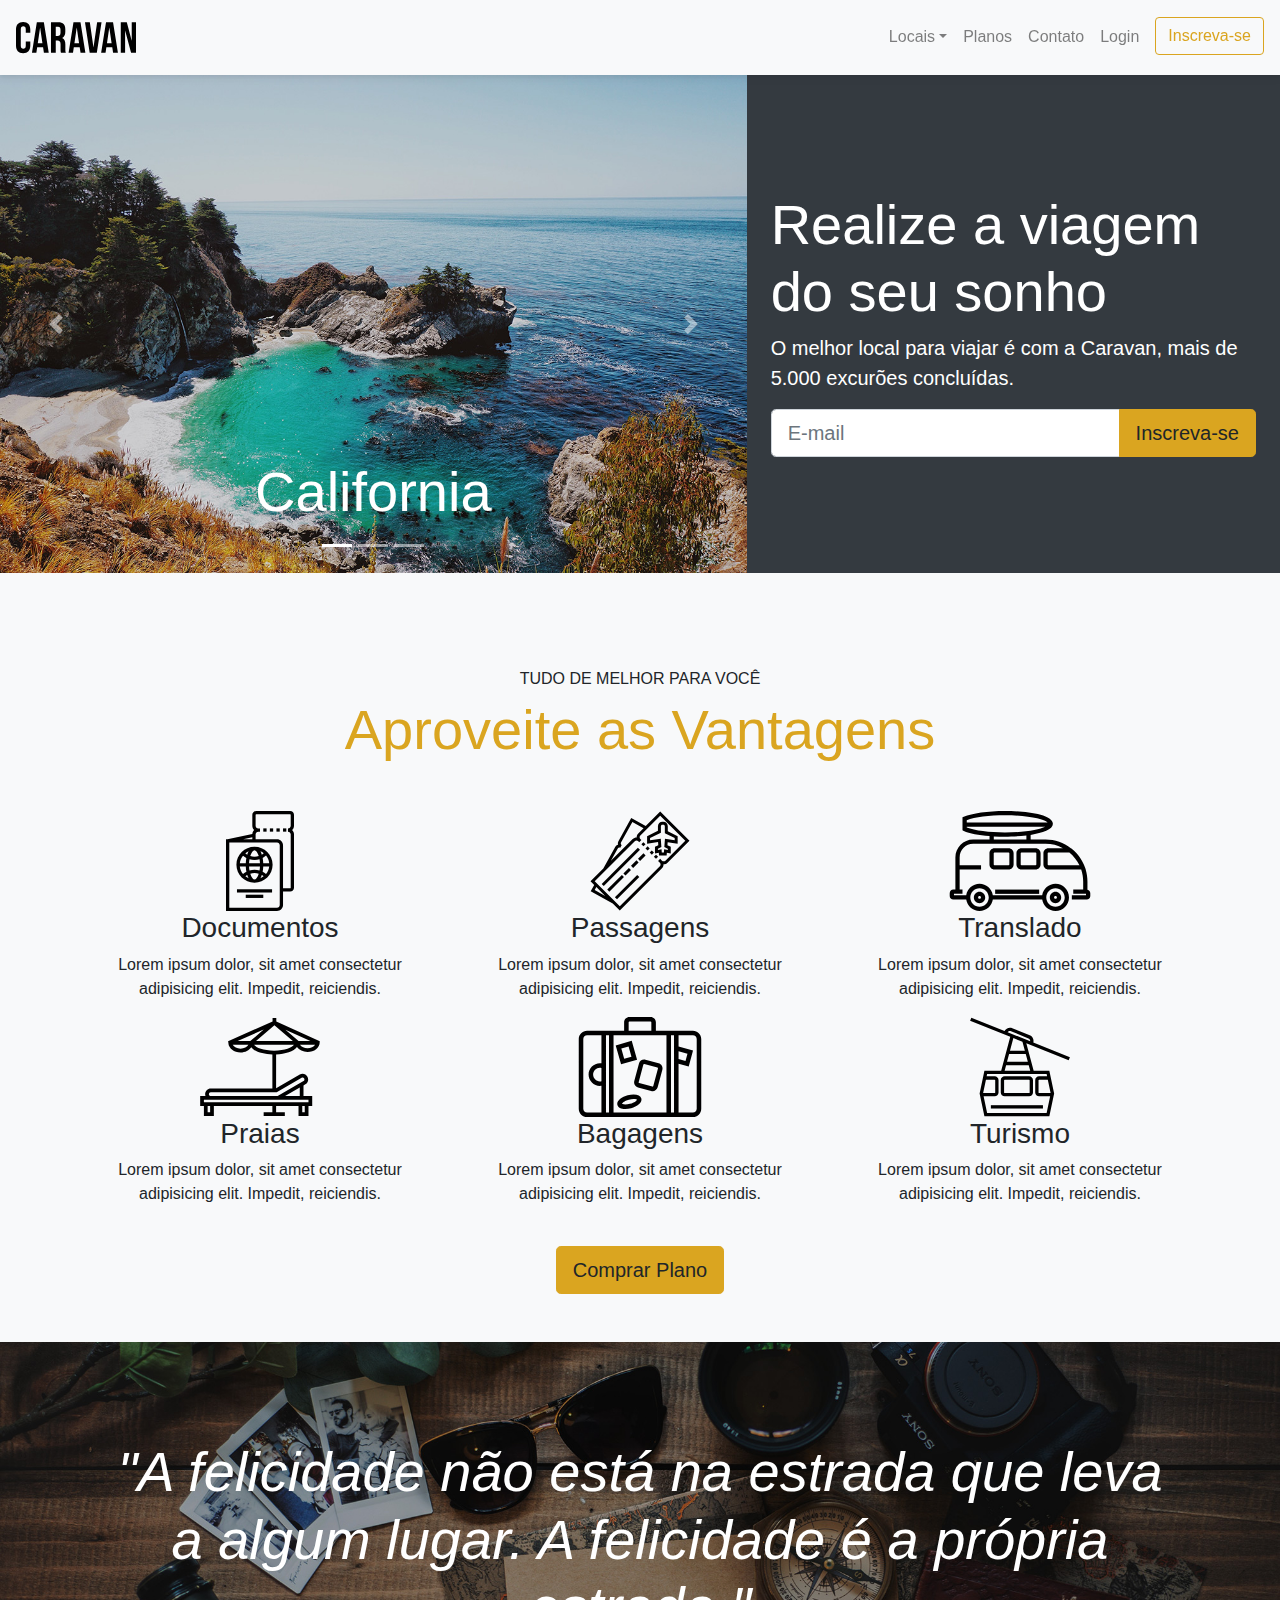
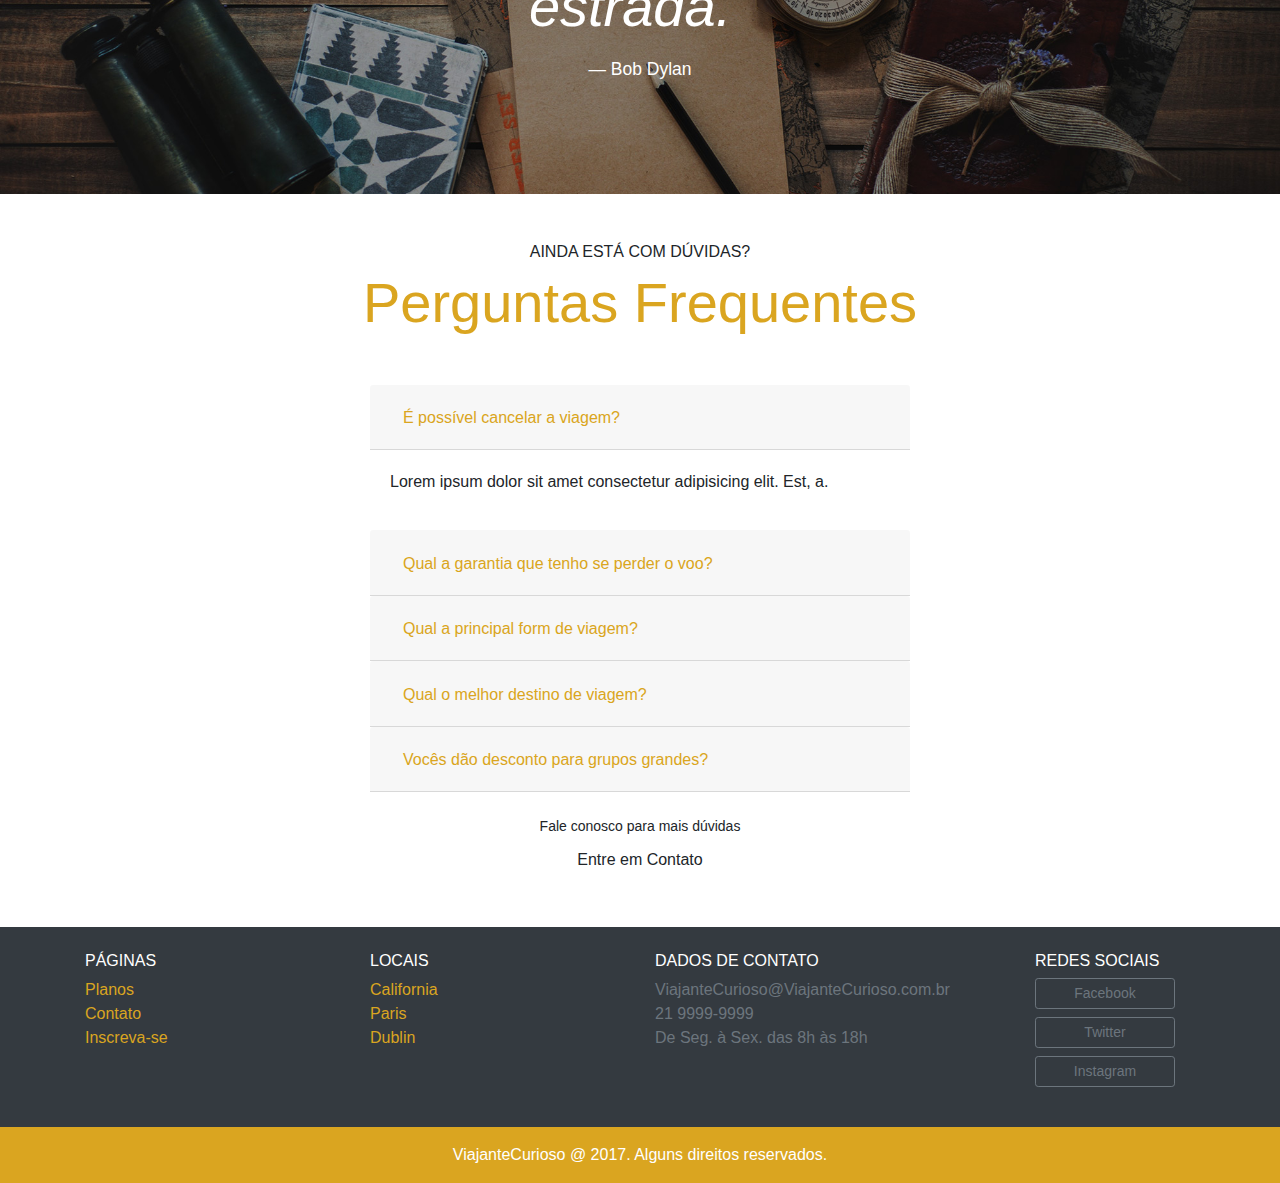
<file: index.html>
<!DOCTYPE html>
<html lang="en">

<head>
   <meta charset="UTF-8">
   <meta name="viewport" content="width=device-width, initial-scale=1.0">
   <title>ViajanteCurioso</title>
   <link rel="stylesheet" href="/css/bootstrap.css">


   <link rel="stylesheet" href="/css/style.css">

</head>

<body>
   <!-- Modal -->
   <div class="modal" id="modalLogin" tabindex="-1">
      <div class="modal-dialog">
         <div class="modal-content">
            <div class="modal-header">
               <h5 class="modal-title">Entre na sua conta</h5>
               <button type="button" class="close" data-dismiss="modal" aria-label="Close"><span aria-hidden="true">&times;</span></button>
            </div>
            <div class="modal-body">
               <form action="">
                  <div class="form-group">
                     <label for="login">Login</label>
                     <input type="text" class="form-control" name="login" id="login">
                     <small class="form-text text-muted">Nunca passe seus login e senha para terceiros.</small>
                  </div>
                  <div class="form-group">
                     <label for="senha">Senha</label>
                     <input type="password" class="form-control" name="senha" id="senha">
                  </div>
                  <div>
                     <button type="button" class="btn btn-primary">Entrar na conta</button>
                     <small class="form-text text-muted">Esqueceu a senha?<a href="#">Clique aqui</a></small>
                  </div>
               </form>
            </div>

         </div>
      </div>
   </div>
   <!-- fecha Modal -->

   <nav class="navbar fixed-top navbar-expand-md navbar-light bg-light py-3 box-shadow">
      <a href="index.html" class="navbar-brand"><img src="/img/caravan.svg" alt=""></a>
      <button class="navbar-toggler" type="button" data-toggle="collapse" data-target="#navbarSupportedContent" aria-controls="navbarSupportedContent" aria-expanded="false" aria-label="Abrir Navegação">
         <span class="navbar-toggler-icon"></span>
      </button>

      <div class="collapse navbar-collapse" id="navbarSupportedContent">
         <ul class="navbar-nav ml-auto">
            <li class="nav-itemdropdown"><a class="nav-link dropdown-toggle" id="navbarDropdown" role="button" data-toggle="dropdown" aria-haspopup="true" aria-expanded="false" href="#">Locais</a>
               <div class="dropdown-menu" aria-labelledby="navbarDropdown">
                  <a class="dropdown-item" href="local.html">California</a>
                  <a class="dropdown-item" href="local.html">Paris</a>
                  <a class="dropdown-item" href="local.html">Dublin</a>
               </div>
            </li>

            <li class="nav-item"><a class="nav-link" href="planos.html">Planos</a></li>
            <li class="nav-item"><a class="nav-link" href="contato.html">Contato</a></li>
            <li class="nav-item"><a data-toggle="modal" data-target="#modalLogin" class="nav-link" href="#">Login</a></li>
            <li class="nav-item"><a class="btn btn-outline-primary ml-md-2" href="inscricao.html">Inscreva-se</a></li>
         </ul>
      </div>
   </nav>

   <section class="container-fluid text-white">
      <div class="row bg-dark">
         <div class="col-lg-7 p-0">
            <div id="carouselCidades" class="carousel slide" data-ride="carousel">
               <ol class="carousel-indicators">
                  <li data-target="#carouselCidades" data-slide-to="0" class="active"></li>
                  <li data-target="#carouselCidades" data-slide-to="1"></li>
                  <li data-target="#carouselCidades" data-slide-to="2"></li>
               </ol>
               <div class="carousel-inner">
                  <div class="carousel-item active">
                     <img src="img/california.jpg" class="d-block w-100" alt="california">
                     <div class="carousel-caption">
                        <h5 class="display-4">California</h5>
                     </div>
                  </div>
                  <div class="carousel-item">
                     <img src="img/paris.jpg" class="d-block w-100" alt="paris">
                     <div class="carousel-caption">
                        <h5 class="display-4">Paris</h5>
                     </div>
                  </div>
                  <div class="carousel-item">
                     <img src="img/dublin.jpg" class="d-block w-100" alt="dublin">
                     <div class="carousel-caption">
                        <h5 class="display-4">Dublin</h5>
                     </div>
                  </div>
               </div>
               <button class="carousel-control-prev" type="button" data-target="#carouselCidades" data-slide="prev">
                  <span class="carousel-control-prev-icon" aria-hidden="true"></span>
                  <span class="sr-only">Anterior</span>
               </button>
               <button class="carousel-control-next" type="button" data-target="#carouselCidades" data-slide="next">
                  <span class="carousel-control-next-icon" aria-hidden="true"></span>
                  <span class="sr-only">Proximo</span>
               </button>
            </div>
         </div>
         <div class="col-lg-5 p-4 align-self-center">
            <h1 class="display-4">Realize a viagem do seu sonho</h1>
            <p class="lead">O melhor local para viajar é com a Caravan, mais de 5.000 excurões concluídas.</p>
            <form action="">
               <div class="input-group input-group-lg">
                  <input type="text" class="form-control" placeholder="E-mail" aria-label="E-mail">
                  <div class="input-group-append">
                     <button class="btn btn-primary" type="button">Inscreva-se</button>
                  </div>
               </div>
            </form>
         </div>
      </div>
   </section>

   <section class="py-5 bg-light text-center">
      <div class="container">
         <div class="my-5">
            <span class="h6 d-block">TUDO DE MELHOR PARA VOCÊ</span>
            <h2 class="display-4 text-primary">Aproveite as Vantagens</h2>
         </div>
         <div class="row">
            <div class="col-lg-4 col-md-6">
               <div style="height: 100px;" class="d-flex justify-content-center">
                  <img src="img/icones/passaporte.svg" alt="passaporte">
               </div>
               <h3>Documentos</h3>
               <p>Lorem ipsum dolor, sit amet consectetur adipisicing elit. Impedit, reiciendis.</p>
            </div>
            <div class="col-lg-4 col-md-6">
               <div style="height: 100px;" class="d-flex justify-content-center">
                  <img src="img/icones/passagens.svg" alt="passagens">
               </div>
               <h3>Passagens</h3>
               <p>Lorem ipsum dolor, sit amet consectetur adipisicing elit. Impedit, reiciendis.</p>
            </div>
            <div class="col-lg-4 col-md-6">
               <div style="height: 100px;" class="d-flex justify-content-center">
                  <img src="img/icones/translado.svg" alt="translado">
               </div>
               <h3>Translado</h3>
               <p>Lorem ipsum dolor, sit amet consectetur adipisicing elit. Impedit, reiciendis.</p>
            </div>

            <div class="col-lg-4 col-md-6">
               <div style="height: 100px;" class="d-flex justify-content-center">
                  <img src="img/icones/praias.svg" alt="praias">
               </div>
               <h3>Praias</h3>
               <p>Lorem ipsum dolor, sit amet consectetur adipisicing elit. Impedit, reiciendis.</p>
            </div>
            <div class="col-lg-4 col-md-6">
               <div style="height: 100px;" class="d-flex justify-content-center">
                  <img src="img/icones/bagagens.svg" alt="bagagens">
               </div>
               <h3>Bagagens</h3>
               <p>Lorem ipsum dolor, sit amet consectetur adipisicing elit. Impedit, reiciendis.</p>
            </div>
            <div class="col-lg-4 col-md-6">
               <div style="height: 100px;" class="d-flex justify-content-center">
                  <img src="img/icones/turismo.svg" alt="turismo">
               </div>
               <h3>Turismo</h3>
               <p>Lorem ipsum dolor, sit amet consectetur adipisicing elit. Impedit, reiciendis.</p>
            </div>
         </div>
         <a class="btn btn-primary btn-lg mt-4" href="planos.html">Comprar Plano</a>
      </div>
   </section>

   <section id="home-quote" class="p-md-5">
      <blockquote class="p-md-5 p-3 blockquote text-center text-white">
         <p class="display-4"><em> "A felicidade não está na estrada que leva a algum lugar. A felicidade é a própria estrada."</em></p>
         <footer class="blockquote-footer text-white">Bob Dylan</footer>
      </blockquote>
   </section>

   <section class="container">
      <div class="my-5 text-center">
         <span class="h6 d-block">AINDA ESTÁ COM DÚVIDAS?</span>
         <h2 class="display-4 text-primary">Perguntas Frequentes</h2>
      </div>
      <div class="row justify-content-center">
         <div class="col-md-6 accordion" id="perguntas">
            <div>
               <div class="card-header" id="headingOne">
                  <h2 class="mb-0">
                     <button class="btn btn-link btn-clock text-left" type="button" data-toggle="collapse" data-target="#collapseOne" aria-expanded="true" aria-controls="collapseOne">É possível cancelar a viagem?
                     </button>
                  </h2>
               </div>
               <div id="collapseOne" class="collapse show" aria-labelledby="headingOne" data-parent="#perguntas">
                  <div class="card-body">
                     <p>
                        Lorem ipsum dolor sit amet consectetur adipisicing elit. Est, a.
                     </p>
                  </div>
               </div>
            </div>

            <div>
               <div class="card-header" id="headingTwo">
                  <h2 class="mb-0">
                     <button class="btn btn-link btn-clock text-left" type="button" data-toggle="collapse" data-target="#collapseTwo" aria-expanded="false" aria-controls="collapseTwo">Qual a garantia que tenho se perder o voo?
                     </button>
                  </h2>
               </div>
               <div id="collapseTwo" class="collapse" aria-labelledby="headingTwo" data-parent="#perguntas">
                  <div class="card-body">
                     <p>
                        Lorem ipsum dolor sit amet consectetur, adipisicing elit. Iusto ab natus iste pariatur earum! Numquam?
                     </p>
                  </div>
               </div>
            </div>

            <div>
               <div class="card-header" id="headingThree">
                  <h2 class="mb-0">
                     <button class="btn btn-link btn-clock text-left" type="button" data-toggle="collapse" data-target="#collapseThree" aria-expanded="false" aria-controls="collapseThree">Qual a principal form de viagem?
                     </button>
                  </h2>
               </div>
               <div id="collapseThree" class="collapse" aria-labelledby="headingThree" data-parent="#perguntas">
                  <div class="card-body">
                     <p>
                        Lorem ipsum dolor sit amet consectetur adipisicing elit. Soluta recusandae impedit sequi ullam voluptatum ducimus sit aut unde, eius dolorum.
                     </p>
                  </div>
               </div>
            </div>

            <div>
               <div class="card-header" id="headingFor">
                  <h2 class="mb-0">
                     <button class="btn btn-link btn-clock text-left" type="button" data-toggle="collapse" data-target="#collapseFor" aria-expanded="false" aria-controls="collapseFor">Qual o melhor destino de viagem?
                     </button>
                  </h2>
               </div>
               <div id="collapseFor" class="collapse" aria-labelledby="headingFor" data-parent="#perguntas">
                  <div class="card-body">
                     <p>
                        Lorem ipsum dolor sit amet consectetur adipisicing elit. Soluta recusandae impedit sequi ullam voluptatum ducimus sit aut unde, eius dolorum.
                     </p>
                  </div>
               </div>
            </div>

            <div>
               <div class="card-header" id="headingFive">
                  <h2 class="mb-0">
                     <button class="btn btn-link btn-clock text-left" type="button" data-toggle="collapse" data-target="#collapseFive" aria-expanded="false" aria-controls="collapseFive">Vocês dão desconto para grupos grandes?
                     </button>
                  </h2>
               </div>
               <div id="collapseFive" class="collapse" aria-labelledby="headingFive" data-parent="#perguntas">
                  <div class="card-body">
                     <p>
                        Lorem ipsum dolor sit amet consectetur adipisicing elit. Soluta recusandae impedit sequi ullam voluptatum ducimus sit aut unde, eius dolorum.
                     </p>
                  </div>
               </div>
            </div>
         </div>
      </div>
      <div class="text-center my-4">
         <p class="small m-1">Fale conosco para mais dúvidas</p>
         <a class="btn b" t"n-primary btn-lg" href="contato.html">Entre em Contato</a>
      </div>
   </section>

   <footer class="bg-dark mt-5 text-white">
      <div class="container py-4">
         <div class="row">
            <div class="col-md-3 col-6">
               <h4 class="h6">PÁGINAS</h4>
               <ul class="list-unstyled">
                  <li><a href="planos.html">Planos</a></li>
                  <li><a href="contato.html">Contato</a></li>
                  <li><a href="inscricao.html">Inscreva-se</a></li>
               </ul>
            </div>

            <div class="col-md-3 col-6">
               <h4 class="h6">LOCAIS</h4>
               <ul class="list-unstyled">
                  <li><a href="local.html">California</a></li>
                  <li><a href="local.html">Paris</a></li>
                  <li><a href="local.html">Dublin</a></li>
               </ul>
            </div>

            <div class="col-md-4 col-6">
               <h4 class="h6">DADOS DE CONTATO</h4>
               <ul class="list-unstyled text-secondary">
                  <li>ViajanteCurioso@ViajanteCurioso.com.br</li>
                  <li>21 9999-9999</li>
                  <li>De Seg. à Sex. das 8h às 18h</li>
               </ul>
            </div>
            <div class="col-md-2 col-6">
               <h4 class="h6">REDES SOCIAIS</h4>
               <ul class="list-unstyled">
                  <li><a href="#" class="btn btn-outline-secondary btn-sm btn-block mb-2" style="max-width:140px;">Facebook</a></li>
                  <li><a href="#" class="btn btn-outline-secondary btn-sm btn-block mb-2" style="max-width:140px;">Twitter</a></li>
                  <li><a href="#" class="btn btn-outline-secondary btn-sm btn-block" style="max-width:140px;">Instagram</a></li>

               </ul>
            </div>
         </div>
      </div>
      <div class="bg-primary text-center py-3">
         <p class="mb-0">ViajanteCurioso @ 2017. Alguns direitos reservados.</p>
      </div>
   </footer>

   <script src="/js/jquery.slim.min.js"></script>
   <script src="/js/popper.min.js"></script>
   <script src="/js/bootstrap.min.js"></script>
   <script src="/js/app.js"></script>
</body>

</html>
</file>
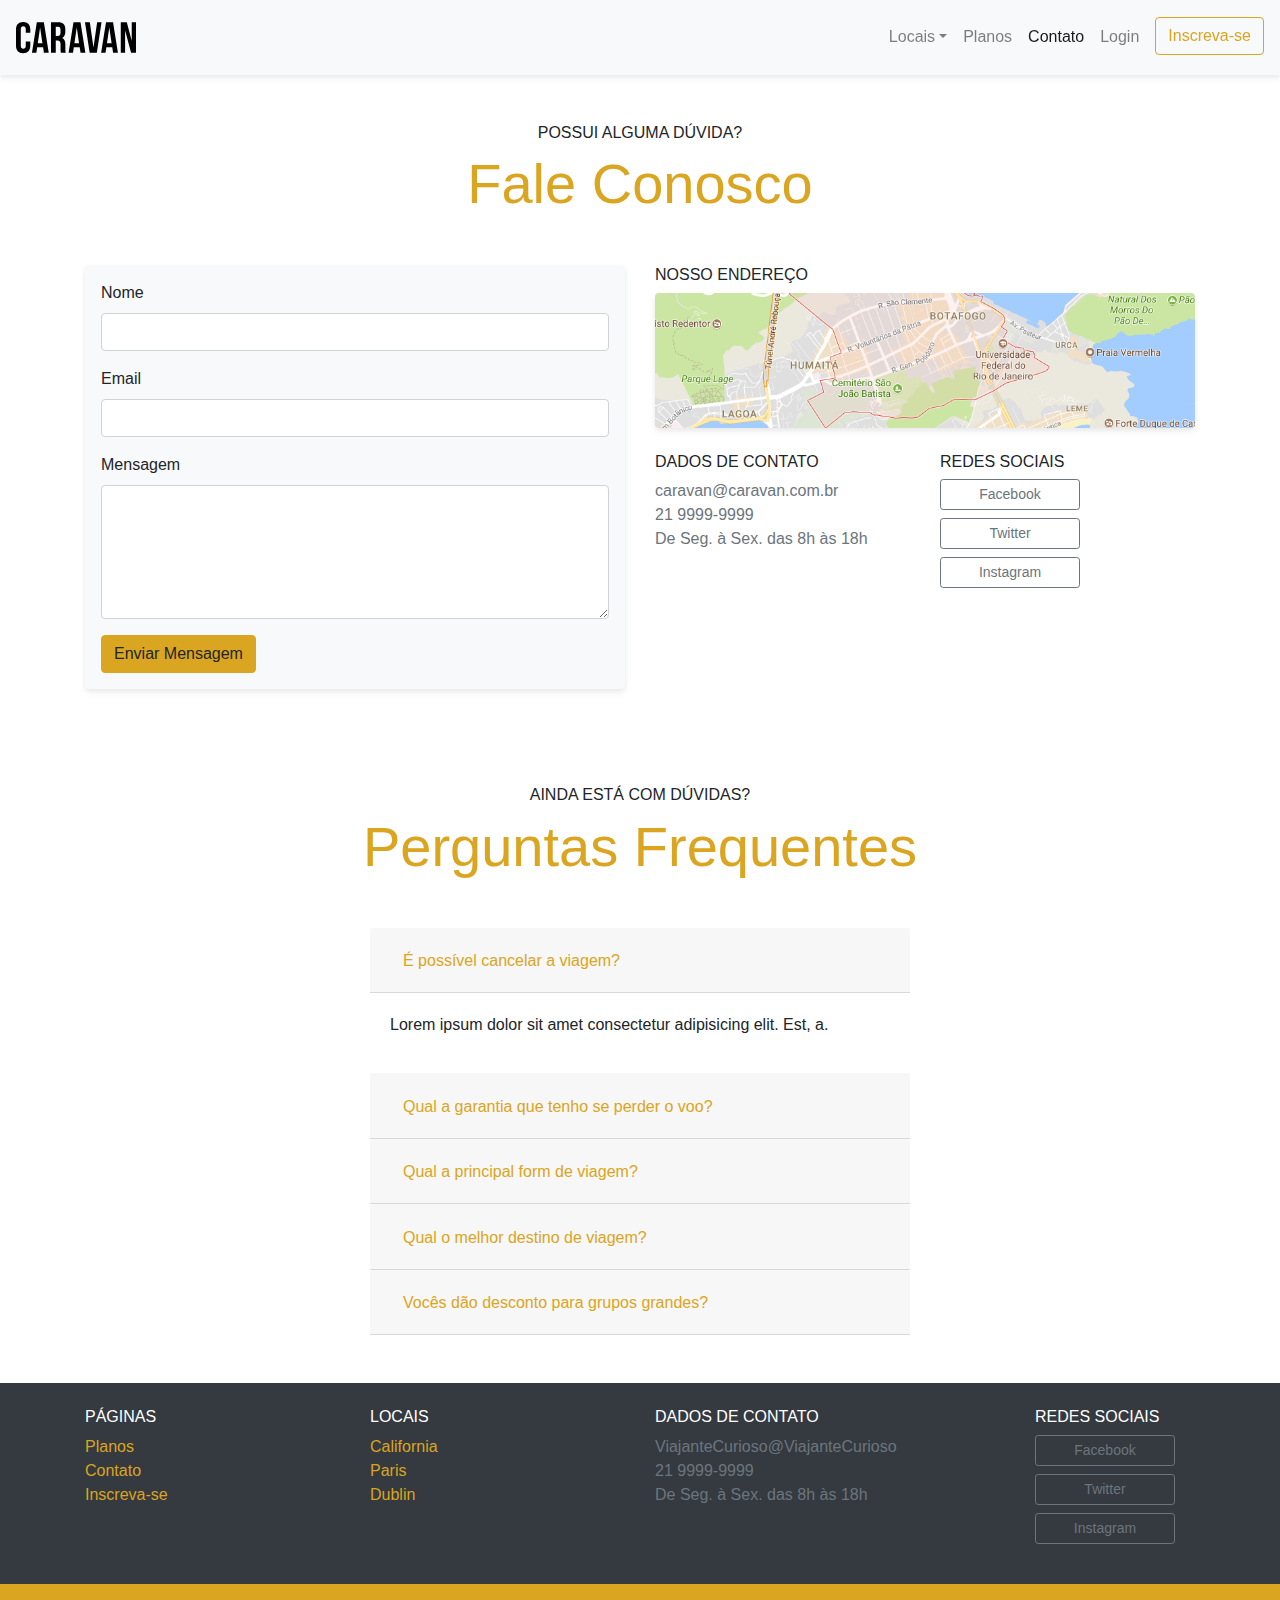
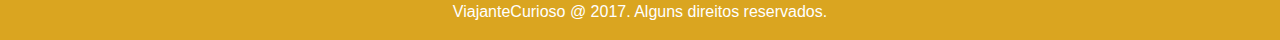
<file: contato.html>
<!DOCTYPE html>
<html lang="en">

<head>
   <meta charset="UTF-8">
   <meta name="viewport" content="width=device-width, initial-scale=1.0">
   <title>Contato</title>
   <link rel="stylesheet" href="/css/bootstrap.css">


   <link rel="stylesheet" href="/css/style.css">
</head>

<body>
   <!-- Modal -->
   <div class="modal" id="modalLogin" tabindex="-1">
      <div class="modal-dialog">
         <div class="modal-content">
            <div class="modal-header">
               <h5 class="modal-title">Entre na sua conta</h5>
               <button type="button" class="close" data-dismiss="modal" aria-label="Close"><span aria-hidden="true">&times;</span></button>
            </div>
            <div class="modal-body">
               <form action="">
                  <div class="form-group">
                     <label for="login">Login</label>
                     <input type="text" class="form-control" name="login" id="login">
                     <small class="form-text text-muted">Nunca passe seus login e senha para terceiros.</small>
                  </div>
                  <div class="form-group">
                     <label for="senha">Senha</label>
                     <input type="password" class="form-control" name="senha" id="senha">
                  </div>
                  <div>
                     <button type="button" class="btn btn-primary">Entrar na conta</button>
                     <small class="form-text text-muted">Esqueceu a senha?<a href="#">Clique aqui</a></small>
                  </div>
               </form>
            </div>

         </div>
      </div>
   </div>
   <!-- fecha Modal -->

   <nav class="navbar fixed-top navbar-expand-md navbar-light bg-light py-3 box-shadow">
      <a href="index.html" class="navbar-brand"><img src="/img/caravan.svg" alt=""></a>
      <button class="navbar-toggler" type="button" data-toggle="collapse" data-target="#navbarSupportedContent" aria-controls="navbarSupportedContent" aria-expanded="false" aria-label="Abrir Navegação">
         <span class="navbar-toggler-icon"></span>
      </button>

      <div class="collapse navbar-collapse" id="navbarSupportedContent">
         <ul class="navbar-nav ml-auto">
            <li class="nav-itemdropdown"><a class="nav-link dropdown-toggle" id="navbarDropdown" role="button" data-toggle="dropdown" aria-haspopup="true" aria-expanded="false" href="#">Locais</a>
               <div class="dropdown-menu" aria-labelledby="navbarDropdown">
                  <a class="dropdown-item" href="local.html">California</a>
                  <a class="dropdown-item" href="local.html">Paris</a>
                  <a class="dropdown-item" href="local.html">Dublin</a>
               </div>
            </li>

            <li class="nav-item"><a class="nav-link" href="planos.html">Planos</a></li>
            <li class="nav-item"><a class="nav-link active" href="contato.html">Contato</a></li>
            <li class="nav-item"><a data-toggle="modal" data-target="#modalLogin" class="nav-link" href="#">Login</a></li>
            <li class="nav-item"><a class="btn btn-outline-primary ml-md-2" href="inscricao.html">Inscreva-se</a></li>
         </ul>
      </div>
   </nav>

   <section class="container">
      <div class="my-5 text-center">
         <span class="h6 d-block">POSSUI ALGUMA DÚVIDA?</span>
         <h1 class="display-4 text-primary">Fale Conosco</h1>
      </div>
      <div class="row">
         <div class="col-md mb-5">
            <form class="bg-light rounded b-4 p-3 box-shadow">
               <div class="form-group">
                  <label for="clienteNome">Nome</label>
                  <input type="text" class="form-control" id="clienteNome">
               </div>
               <div class="form-group">
                  <label for="clienteEmail">Email</label>
                  <input type="email" class="form-control" id="clienteEmail">
               </div>
               <div class="form-group">
                  <label for="mensagem">Mensagem</label>
                  <textarea class="form-control" name="mensagem" id="mensagem" cols="30" rows="5"></textarea>
               </div>

               <button type="submit" class="btn btn-primary text-nowrap">Enviar Mensagem</button>
            </form>
         </div>

         <div class="col-md">
            <h2 class="h6">NOSSO ENDEREÇO</h2>
            <a href="https://www.google.com.br/maps/@-21.561344,-45.432832,13z?entry=ttu"><img class="img-fluid box-shadow rounded mb-4" src="/img/mapa.png" alt="mapa"></a>
            <div class="row">
               <div class="col-6">
                  <h2 class="h6">DADOS DE CONTATO</h2>
                  <ul class="list-unstyled text-secondary">
                     <li>caravan@caravan.com.br</li>
                     <li>21 9999-9999</li>
                     <li>De Seg. à Sex. das 8h às 18h</li>
                  </ul>
               </div>
               <div class="col-6">
                  <h2 class="h6">REDES SOCIAIS</h2>
                  <ul class="list-unstyled" style="max-width:140px;">
                     <li><a href="#" class="btn btn-outline-secondary btn-sm btn-block mb-2">Facebook</a></li>
                     <li><a href="#" class="btn btn-outline-secondary btn-sm btn-block mb-2">Twitter</a></li>
                     <li><a href="#" class="btn btn-outline-secondary btn-sm btn-block">Instagram</a></li>
                  </ul>
               </div>
            </div>
         </div>
      </div>
   </section>

   <section class="container">
      <div class="my-5 text-center">
         <span class="h6 d-block">AINDA ESTÁ COM DÚVIDAS?</span>
         <h2 class="display-4 text-primary">Perguntas Frequentes</h2>
      </div>
      <div class="row justify-content-center">
         <div class="col-md-6 accordion" id="perguntas">
            <div>
               <div class="card-header" id="headingOne">
                  <h2 class="mb-0">
                     <button class="btn btn-link btn-clock text-left" type="button" data-toggle="collapse" data-target="#collapseOne" aria-expanded="true" aria-controls="collapseOne">É possível cancelar a viagem?
                     </button>
                  </h2>
               </div>
               <div id="collapseOne" class="collapse show" aria-labelledby="headingOne" data-parent="#perguntas">
                  <div class="card-body">
                     <p>
                        Lorem ipsum dolor sit amet consectetur adipisicing elit. Est, a.
                     </p>
                  </div>
               </div>
            </div>

            <div>
               <div class="card-header" id="headingTwo">
                  <h2 class="mb-0">
                     <button class="btn btn-link btn-clock text-left" type="button" data-toggle="collapse" data-target="#collapseTwo" aria-expanded="false" aria-controls="collapseTwo">Qual a garantia que tenho se perder o voo?
                     </button>
                  </h2>
               </div>
               <div id="collapseTwo" class="collapse" aria-labelledby="headingTwo" data-parent="#perguntas">
                  <div class="card-body">
                     <p>
                        Lorem ipsum dolor sit amet consectetur, adipisicing elit. Iusto ab natus iste pariatur earum! Numquam?
                     </p>
                  </div>
               </div>
            </div>

            <div>
               <div class="card-header" id="headingThree">
                  <h2 class="mb-0">
                     <button class="btn btn-link btn-clock text-left" type="button" data-toggle="collapse" data-target="#collapseThree" aria-expanded="false" aria-controls="collapseThree">Qual a principal form de viagem?
                     </button>
                  </h2>
               </div>
               <div id="collapseThree" class="collapse" aria-labelledby="headingThree" data-parent="#perguntas">
                  <div class="card-body">
                     <p>
                        Lorem ipsum dolor sit amet consectetur adipisicing elit. Soluta recusandae impedit sequi ullam voluptatum ducimus sit aut unde, eius dolorum.
                     </p>
                  </div>
               </div>
            </div>

            <div>
               <div class="card-header" id="headingFor">
                  <h2 class="mb-0">
                     <button class="btn btn-link btn-clock text-left" type="button" data-toggle="collapse" data-target="#collapseFor" aria-expanded="false" aria-controls="collapseFor">Qual o melhor destino de viagem?
                     </button>
                  </h2>
               </div>
               <div id="collapseFor" class="collapse" aria-labelledby="headingFor" data-parent="#perguntas">
                  <div class="card-body">
                     <p>
                        Lorem ipsum dolor sit amet consectetur adipisicing elit. Soluta recusandae impedit sequi ullam voluptatum ducimus sit aut unde, eius dolorum.
                     </p>
                  </div>
               </div>
            </div>

            <div>
               <div class="card-header" id="headingFive">
                  <h2 class="mb-0">
                     <button class="btn btn-link btn-clock text-left" type="button" data-toggle="collapse" data-target="#collapseFive" aria-expanded="false" aria-controls="collapseFive">Vocês dão desconto para grupos grandes?
                     </button>
                  </h2>
               </div>
               <div id="collapseFive" class="collapse" aria-labelledby="headingFive" data-parent="#perguntas">
                  <div class="card-body">
                     <p>
                        Lorem ipsum dolor sit amet consectetur adipisicing elit. Soluta recusandae impedit sequi ullam voluptatum ducimus sit aut unde, eius dolorum.
                     </p>
                  </div>
               </div>
            </div>
         </div>
      </div>

   </section>

   <footer class="bg-dark mt-5 text-white">
      <div class="container py-4">
         <div class="row">
            <div class="col-md-3 col-6">
               <h4 class="h6">PÁGINAS</h4>
               <ul class="list-unstyled">
                  <li><a href="planos.html">Planos</a></li>
                  <li><a href="contato.html">Contato</a></li>
                  <li><a href="inscricao.html">Inscreva-se</a></li>
               </ul>
            </div>

            <div class="col-md-3 col-6">
               <h4 class="h6">LOCAIS</h4>
               <ul class="list-unstyled">
                  <li><a href="local.html">California</a></li>
                  <li><a href="local.html">Paris</a></li>
                  <li><a href="local.html">Dublin</a></li>
               </ul>
            </div>

            <div class="col-md-4 col-6">
               <h4 class="h6">DADOS DE CONTATO</h4>
               <ul class="list-unstyled text-secondary">
                  <li>ViajanteCurioso@ViajanteCurioso</li>
                  <li>21 9999-9999</li>
                  <li>De Seg. à Sex. das 8h às 18h</li>
               </ul>
            </div>
            <div class="col-md-2 col-6">
               <h4 class="h6">REDES SOCIAIS</h4>
               <ul class="list-unstyled">
                  <li><a href="#" class="btn btn-outline-secondary btn-sm btn-block mb-2" style="max-width:140px;">Facebook</a></li>
                  <li><a href="#" class="btn btn-outline-secondary btn-sm btn-block mb-2" style="max-width:140px;">Twitter</a></li>
                  <li><a href="#" class="btn btn-outline-secondary btn-sm btn-block" style="max-width:140px;">Instagram</a></li>
               </ul>
            </div>
         </div>
      </div>
      <div class="bg-primary text-center py-3">
         <p class="mb-0">ViajanteCurioso @ 2017. Alguns direitos reservados.</p>
      </div>
   </footer>

   <script src="/js/jquery.slim.min.js"></script>
   <script src="/js/popper.min.js"></script>
   <script src="/js/bootstrap.min.js"></script>
   <script src="/js/app.js"></script>
</body>

</html>
</file>
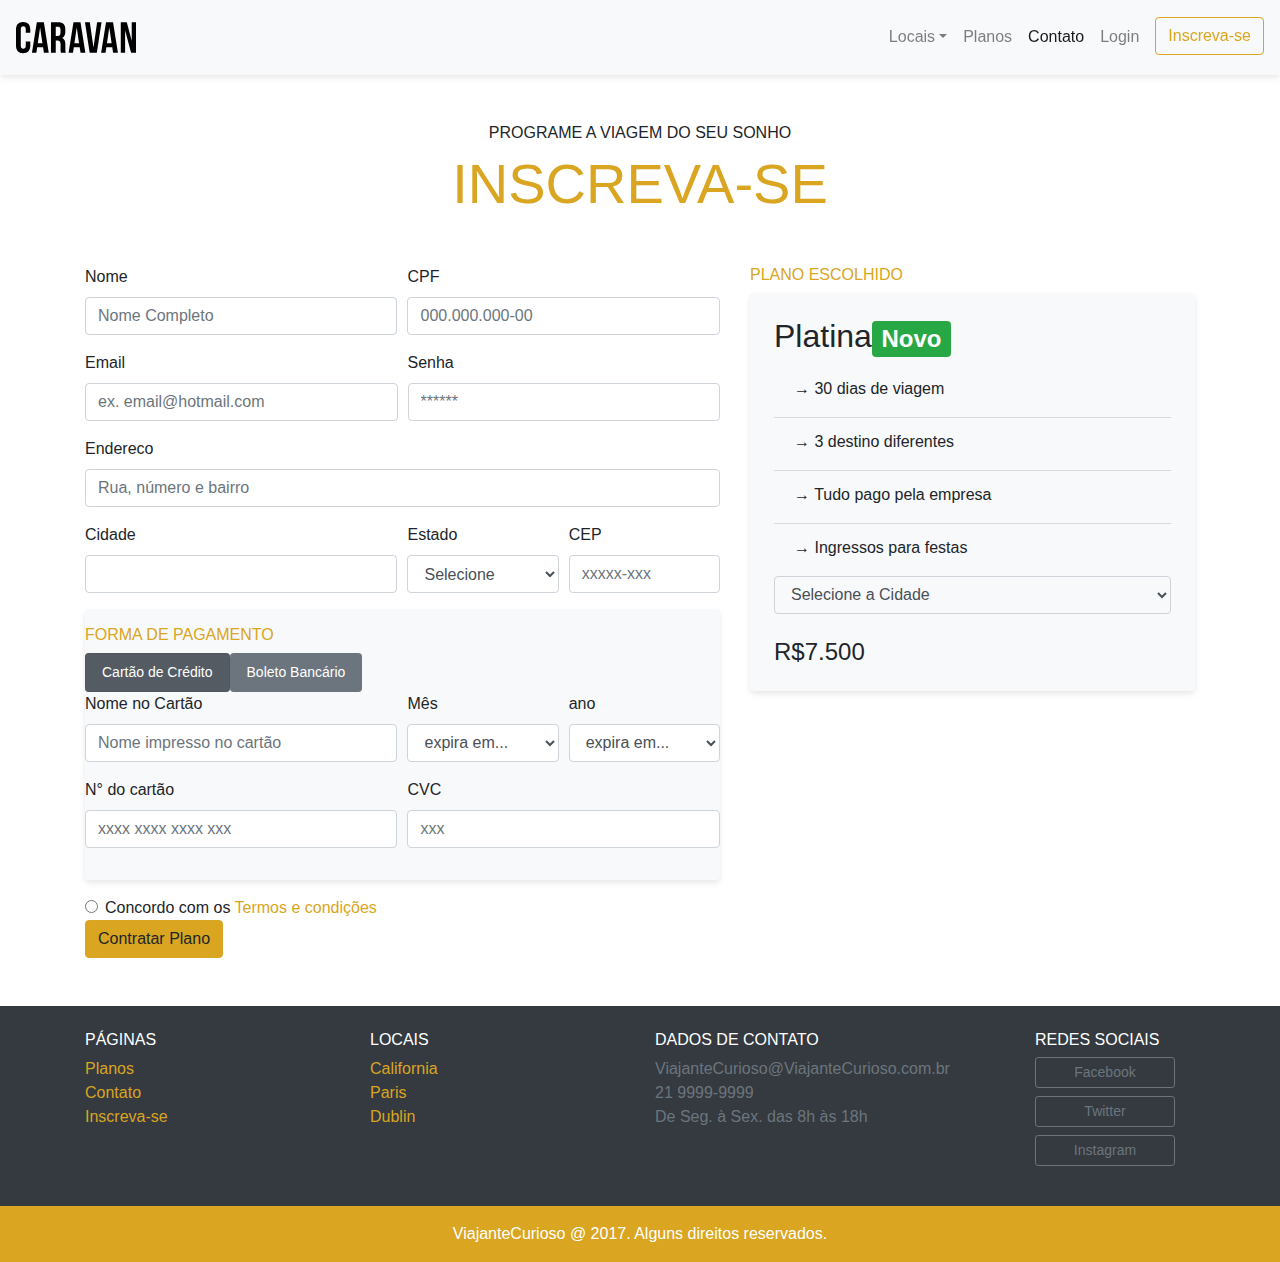
<file: inscricao.html>
<!DOCTYPE html>
<html lang="en">

<head>
   <meta charset="UTF-8">
   <meta name="viewport" content="width=device-width, initial-scale=1.0">
   <title>ViajanteCurioso - Inscricao</title>
   <link rel="stylesheet" href="/css/bootstrap.css">


   <link rel="stylesheet" href="/css/style.css">
</head>

<body>
   <!-- Modal -->
   <div class="modal" id="modalLogin" tabindex="-1">
      <div class="modal-dialog">
         <div class="modal-content">
            <div class="modal-header">
               <h5 class="modal-title">Entre na sua conta</h5>
               <button type="button" class="close" data-dismiss="modal" aria-label="Close"><span aria-hidden="true">&times;</span></button>
            </div>
            <div class="modal-body">
               <form action="">
                  <div class="form-group">
                     <label for="login">Login</label>
                     <input type="text" class="form-control" name="login" id="login">
                     <small class="form-text text-muted">Nunca passe seus login e senha para terceiros.</small>
                  </div>
                  <div class="form-group">
                     <label for="senha">Senha</label>
                     <input type="password" class="form-control" name="senha" id="senha">
                  </div>
                  <div>
                     <button type="button" class="btn btn-primary">Entrar na conta</button>
                     <small class="form-text text-muted">Esqueceu a senha?<a href="#">Clique aqui</a></small>
                  </div>
               </form>
            </div>

         </div>
      </div>
   </div>
   <!-- fecha Modal -->

   <nav class="navbar fixed-top navbar-expand-md navbar-light bg-light py-3 box-shadow">
      <a href="index.html" class="navbar-brand"><img src="/img/caravan.svg" alt=""></a>
      <button class="navbar-toggler" type="button" data-toggle="collapse" data-target="#navbarSupportedContent" aria-controls="navbarSupportedContent" aria-expanded="false" aria-label="Abrir Navegação">
         <span class="navbar-toggler-icon"></span>
      </button>

      <div class="collapse navbar-collapse" id="navbarSupportedContent">
         <ul class="navbar-nav ml-auto">
            <li class="nav-itemdropdown"><a class="nav-link dropdown-toggle" id="navbarDropdown" role="button" data-toggle="dropdown" aria-haspopup="true" aria-expanded="false" href="#">Locais</a>
               <div class="dropdown-menu" aria-labelledby="navbarDropdown">
                  <a class="dropdown-item" href="local.html">California</a>
                  <a class="dropdown-item" href="local.html">Paris</a>
                  <a class="dropdown-item" href="local.html">Dublin</a>
               </div>
            </li>

            <li class="nav-item"><a class="nav-link" href="planos.html">Planos</a></li>
            <li class="nav-item"><a class="nav-link active" href="contato.html">Contato</a></li>
            <li class="nav-item"><a data-toggle="modal" data-target="#modalLogin" class="nav-link" href="#">Login</a></li>
            <li class="nav-item"><a class="btn btn-outline-primary ml-md-2" href="inscricao.html">Inscreva-se</a></li>
         </ul>
      </div>
   </nav>


   <section class="container">
      <div class="my-5 text-center">
         <span class="h6 d-block">PROGRAME A VIAGEM DO SEU SONHO</span>
         <h1 class="display-4 text-primary">INSCREVA-SE</h1>
      </div>
      <div class="row">
         <form action="" class="col-md-7">
            <div class="form-row">
               <div class="form-group col-md-6">
                  <label for="nome">Nome</label>
                  <input type="text" id="nome" class="form-control" placeholder="Nome Completo">
               </div>
               <div class="form-group col-md-6">
                  <label for="cpf">CPF</label>
                  <input type="text" id="cpf" class="form-control" placeholder="000.000.000-00">
               </div>
               <div class="form-group col-md">
                  <label for="email">Email</label>
                  <input type="email" id="email" class="form-control" placeholder="ex. email@hotmail.com">
               </div>
               <div class="form-group col-md">
                  <label for="senhaCadastro">Senha</label>
                  <input type="password" id="senhaCadastro" class="form-control" placeholder="******">
               </div>

               <div class="form-group col-12">
                  <label for="endereco">Endereco</label>
                  <input type="text" id="endereco" class="form-control" placeholder="Rua, número e bairro">
               </div>

               <div class="form-group col-6">
                  <label for="Cidade">Cidade</label>
                  <input type="text" id="Cidade" class="form-control">
               </div>
               <div class="form-group col-3">
                  <label for="estado">Estado</label>
                  <select type="text" id="estado" class="form-control">
                     <option value="Selecionar" selected disabled>Selecione</option>
                     <option value="mg">MG</option>
                     <option value="sp">SP</option>
                     <option value="rj">RJ</option>
                  </select>
               </div>
               <div class="form-group col-3">
                  <label for="cep">CEP</label>
                  <input type="text" id="cep" placeholder="xxxxx-xxx" class="form-control">
               </div>
            </div>

            <div class="bg-light rounded box-shadow py-3 form-group">
               <h2 class="h6 text-primary">FORMA DE PAGAMENTO</h2>
               <nav class="btn-group" role="group">
                  <div class="nav " id="nav-tab" role="tablist">
                     <button type="button" class="btn btn-secondary btn-sm nav-link active" id="nav-cartao-tab" data-toggle="tab" data-target="#nav-cartao" role="tab" aria-controls="nav-cartao" aria-selected="true">Cartão de Crédito</button>
                     <button type="button" class="btn btn-secondary btn-sm nav-link" id="nav-boleto-tab" data-toggle="tab" data-target="#nav-boleto" role="tab" aria-controls="nav-boleto" aria-selected="false">Boleto Bancário</button>
                  </div>
               </nav>
               <div class="tab-content" id="fromaPagamentoConteudo">
                  <div class="tab-pane fade show active" id="nav-cartao" role="tabpanel" aria-labelledby="nav-cartao-tab">
                     <div class="form-row">
                        <div class="form-group col-md-6">
                           <label for="nomeCartao" class=" text-nowrap">Nome no Cartão</label>
                           <input type="text" id="nomeCartao" class="form-control" placeholder="Nome impresso no cartão">
                        </div>
                        <div class="form-group col-md-3 col-6">
                           <label for="mes">Mês</label>
                           <select type="text" id="mes" class="form-control">
                              <option value="expira" selected disabled>expira em...</option>
                              <option value="1">1</option>
                              <option value="2">2</option>
                              <option value="3">3</option>
                              <option value="4">4</option>
                              <option value="5">5</option>
                              <option value="6">6</option>
                              <option value="7">7</option>
                              <option value="8">8</option>
                              <option value="9">9</option>
                              <option value="10">10</option>
                              <option value="11">11</option>
                              <option value="12">12</option>
                           </select>
                        </div>
                        <div class="form-group col-md-3 col-6">
                           <label for="ano">ano</label>
                           <select type="text" id="ano" class="form-control">
                              <option value="expira" selected disabled>expira em...</option>
                              <option value="2024">2024</option>
                              <option value="2025">2025</option>
                              <option value="2026">2026</option>
                              <option value="2027">2027</option>
                              <option value="2028">2028</option>
                              <option value="2029">2029</option>
                              <option value="2030">2030</option>
                           </select>
                        </div>
                        <div class="form-group col-md-6 col-8">
                           <label for="numeroCartao" class="text-nowrap">N° do cartão</label>
                           <input type="number" id="numeroCartao" class="form-control" placeholder="xxxx xxxx xxxx xxx">
                        </div>
                        <div class="form-group col-md-6 col-4">
                           <label for="cvc" class="text-nowrap">CVC</label>
                           <input type="number" id="cvc" class="form-control" placeholder="xxx">
                        </div>
                     </div>
                  </div>
                  <div class=" tab-pane fade p-3" id="nav-boleto" role="tabpanel" aria-labelledby="nav-boleto-tab">
                     <p class="lead">Clique em contratar plano que enviaremos um boleto para o seu e-mail</p>
                  </div>
               </div>
            </div>
            <div class="form-check">
               <input class="form-check-input" type="radio" name="exampleRadios" id="termos">
               <label class="form-check-label" for="termos">
                  Concordo com os <a href="#">Termos e condições</a>
               </label>
            </div>
            <button type="submit" class="btn btn-primary text-nowrap">Contratar Plano</button>
         </form>
         <div class="col-md-5 mb-4 order-first order-md-1 mx-auto">
            <h2 class="h6 text-primary">PLANO ESCOLHIDO</h2>
            <div class="bg-light p-4 box-shadow rounded">
               <h2 class="text-nowrap">Platina<span class="badge badge-success">Novo</span></h2>
               </h2>
               <ul class="list-unstyled list-group list-group-flush">
                  <li class="list-group-item pb-3 bg-light">→ 30 dias de viagem</li>
                  <li class="list-group-item pb-3 bg-light">→ 3 destino diferentes</li>
                  <li class="list-group-item pb-3 bg-light">→ Tudo pago pela empresa</li>
                  <li class="list-group-item pb-3 bg-light">→ Ingressos para festas</li>
               </ul>
               <form action="">
                  <div class="form-group">
                     <select class="form-control bg-light" id="cidades">
                        <option value="selecione" selected disabled>Selecione a Cidade</option>
                        <option value="paris">Paris</option>
                        <option value="california">California</option>
                        <option value="dublin">Dublin</option>
                     </select>
                  </div>
                  <div class="row mt-4">

                     <div class="col">
                        <span class="h4">R$7.500</span>
                     </div>
                  </div>
               </form>
            </div>
         </div>
      </div>
   </section>


   <footer class="bg-dark mt-5 text-white">
      <div class="container py-4">
         <div class="row">
            <div class="col-md-3 col-6">
               <h4 class="h6">PÁGINAS</h4>
               <ul class="list-unstyled">
                  <li><a href="planos.html">Planos</a></li>
                  <li><a href="contato.html">Contato</a></li>
                  <li><a href="inscricao.html">Inscreva-se</a></li>
               </ul>
            </div>

            <div class="col-md-3 col-6">
               <h4 class="h6">LOCAIS</h4>
               <ul class="list-unstyled">
                  <li><a href="local.html">California</a></li>
                  <li><a href="local.html">Paris</a></li>
                  <li><a href="local.html">Dublin</a></li>
               </ul>
            </div>

            <div class="col-md-4 col-6">
               <h4 class="h6">DADOS DE CONTATO</h4>
               <ul class="list-unstyled text-secondary">
                  <li>ViajanteCurioso@ViajanteCurioso.com.br</li>
                  <li>21 9999-9999</li>
                  <li>De Seg. à Sex. das 8h às 18h</li>
               </ul>
            </div>
            <div class="col-md-2 col-6">
               <h4 class="h6">REDES SOCIAIS</h4>
               <ul class="list-unstyled">
                  <li><a href="#" class="btn btn-outline-secondary btn-sm btn-block mb-2" style="max-width:140px;">Facebook</a></li>
                  <li><a href="#" class="btn btn-outline-secondary btn-sm btn-block mb-2" style="max-width:140px;">Twitter</a></li>
                  <li><a href="#" class="btn btn-outline-secondary btn-sm btn-block" style="max-width:140px;">Instagram</a></li>
               </ul>
            </div>
         </div>
      </div>
      <div class="bg-primary text-center py-3">
         <p class="mb-0">ViajanteCurioso @ 2017. Alguns direitos reservados.</p>
      </div>
   </footer>

   <script src="/js/jquery.slim.min.js"></script>
   <script src="/js/popper.min.js"></script>
   <script src="/js/bootstrap.min.js"></script>
   <script src="/js/app.js"></script>
</body>

</html>
</file>
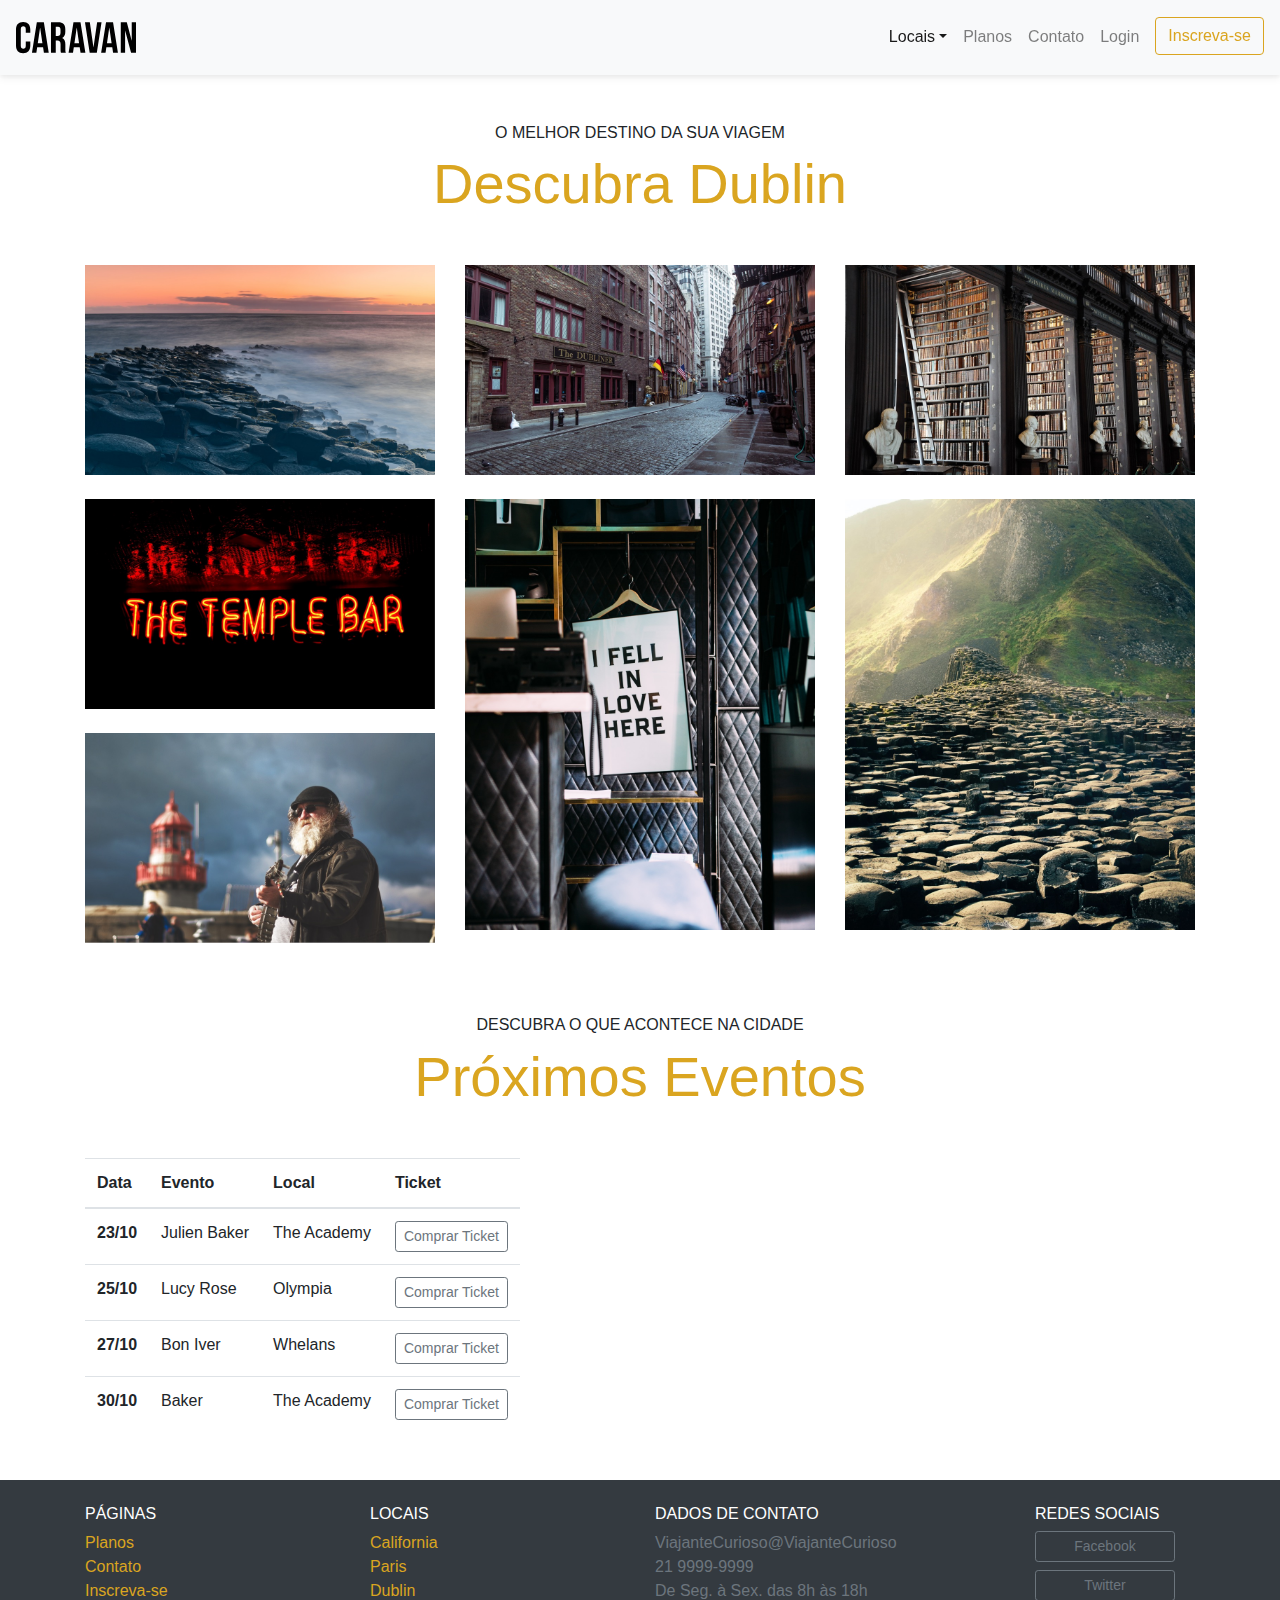
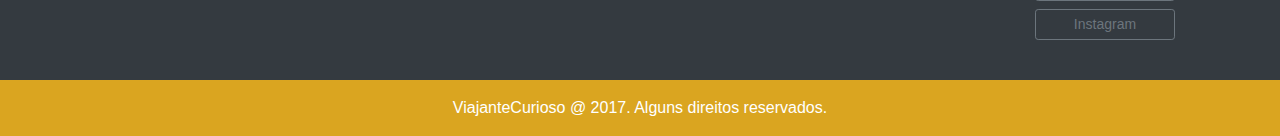
<file: local.html>
<!DOCTYPE html>
<html lang="en">

<head>
   <meta charset="UTF-8">
   <meta name="viewport" content="width=device-width, initial-scale=1.0">
   <title>ViajanteCurioso - Local</title>
   <link rel="stylesheet" href="/css/bootstrap.css">


   <link rel="stylesheet" href="/css/style.css">
</head>

<body>
   <!-- Modal -->
   <div class="modal" id="modalLogin" tabindex="-1">
      <div class="modal-dialog">
         <div class="modal-content">
            <div class="modal-header">
               <h5 class="modal-title">Entre na sua conta</h5>
               <button type="button" class="close" data-dismiss="modal" aria-label="Close"><span aria-hidden="true">&times;</span></button>
            </div>
            <div class="modal-body">
               <form action="">
                  <div class="form-group">
                     <label for="login">Login</label>
                     <input type="text" class="form-control" name="login" id="login">
                     <small class="form-text text-muted">Nunca passe seus login e senha para terceiros.</small>
                  </div>
                  <div class="form-group">
                     <label for="senha">Senha</label>
                     <input type="password" class="form-control" name="senha" id="senha">
                  </div>
                  <div>
                     <button type="button" class="btn btn-primary">Entrar na conta</button>
                     <small class="form-text text-muted">Esqueceu a senha?<a href="#">Clique aqui</a></small>
                  </div>
               </form>
            </div>

         </div>
      </div>
   </div>
   <!-- fecha Modal -->

   <nav class="navbar fixed-top navbar-expand-md navbar-light bg-light py-3 box-shadow">
      <a href="index.html" class="navbar-brand"><img src="/img/caravan.svg" alt=""></a>
      <button class="navbar-toggler" type="button" data-toggle="collapse" data-target="#navbarSupportedContent" aria-controls="navbarSupportedContent" aria-expanded="false" aria-label="Abrir Navegação">
         <span class="navbar-toggler-icon"></span>
      </button>

      <div class="collapse navbar-collapse" id="navbarSupportedContent">
         <ul class="navbar-nav ml-auto">
            <li class="nav-itemdropdown"><a class="nav-link active dropdown-toggle" id="navbarDropdown" role="button" data-toggle="dropdown" aria-haspopup="true" aria-expanded="false" href="#">Locais</a>
               <div class="dropdown-menu" aria-labelledby="navbarDropdown">
                  <a class="dropdown-item" href="local.html">California</a>
                  <a class="dropdown-item" href="local.html">Paris</a>
                  <a class="dropdown-item" href="local.html">Dublin</a>
               </div>
            </li>

            <li class="nav-item"><a class="nav-link" href="planos.html">Planos</a></li>
            <li class="nav-item"><a class="nav-link" href="contato.html">Contato</a></li>
            <li class="nav-item"><a data-toggle="modal" data-target="#modalLogin" class="nav-link" href="#">Login</a></li>
            <li class="nav-item"><a class="btn btn-outline-primary ml-md-2" href="inscricao.html">Inscreva-se</a></li>
         </ul>
      </div>
   </nav>

   <section class="container mb-4">
      <div class="text-center my-5">
         <span class="h6 d-block">O MELHOR DESTINO DA SUA VIAGEM</span>
         <h1 class="display-4 text-primary">Descubra Dublin</h1>
      </div>
      <div class="row">
         <div class="col-md">
            <img class="img-fluid mb-4" src="img/local/foto-1.jpg" alt="foto-1">
            <img class="img-fluid mb-4" src="img/local/foto-2.jpg" alt="foto-2">
            <img class="img-fluid mb-4" src="img/local/foto-3.jpg" alt="foto-3">
         </div>
         <div class="col-md">
            <img class="img-fluid mb-4" src="img/local/foto-4.jpg" alt="foto-4">
            <img class="img-fluid mb-4" src="img/local/foto-5.jpg" alt="foto-5">
         </div>
         <div class="col-md">
            <img class="img-fluid mb-4" src="img/local/foto-6.jpg" alt="foto-6">
            <img class="img-fluid mb-4" src="img/local/foto-7.jpg" alt="foto-7">

         </div>
      </div>
   </section>

   <section class="container mb-4">
      <div class="text-center my-5">
         <span class="h6 d-block">DESCUBRA O QUE ACONTECE NA CIDADE</span>
         <h1 class="display-4 text-primary">Próximos Eventos</h1>
      </div>

      <table class="table table-hover table-responsive">
         <thead>
            <tr>
               <th scope="col">Data</th>
               <th scope="col">Evento</th>
               <th scope="col">Local</th>
               <th scope="col">Ticket</th>
            </tr>
         </thead>
         <tbody>
            <tr>
               <th scope="row">23/10</th>
               <td>Julien Baker</td>
               <td>The Academy</td>
               <td><a href="#" class="btn btn-outline-secondary btn-sm">Comprar Ticket</a></td>
            </tr>
            <tr>
               <th scope="row">25/10</th>
               <td>Lucy Rose</td>
               <td>Olympia</td>
               <td><a href="#" class="btn btn-outline-secondary btn-sm">Comprar Ticket</a></td>
            </tr>
            <tr>
               <th scope="row">27/10</th>
               <td>Bon Iver</td>
               <td>Whelans</td>
               <td><a href="#" class="btn btn-outline-secondary btn-sm">Comprar Ticket</a></td>
            </tr>
            <tr>
               <th scope="row">30/10</th>
               <td>Baker</td>
               <td>The Academy</td>
               <td><a href="#" class="btn btn-outline-secondary btn-sm">Comprar Ticket</a></td>
            </tr>
         </tbody>
      </table>
   </section>

   <footer class="bg-dark text-white mt-5">
      <div class="container py-4">
         <div class="row">
            <div class="col-md-3 col-6">
               <h4 class="h6">PÁGINAS</h4>
               <ul class="list-unstyled">
                  <li><a href="planos.html">Planos</a></li>
                  <li><a href="contato.html">Contato</a></li>
                  <li><a href="inscricao.html">Inscreva-se</a></li>
               </ul>
            </div>

            <div class="col-md-3 col-6">
               <h4 class="h6">LOCAIS</h4>
               <ul class="list-unstyled">
                  <li><a href="local.html">California</a></li>
                  <li><a href="local.html">Paris</a></li>
                  <li><a href="local.html">Dublin</a></li>
               </ul>
            </div>

            <div class="col-md-4 col-6">
               <h4 class="h6">DADOS DE CONTATO</h4>
               <ul class="list-unstyled text-secondary">
                  <li>ViajanteCurioso@ViajanteCurioso</li>
                  <li>21 9999-9999</li>
                  <li>De Seg. à Sex. das 8h às 18h</li>
               </ul>
            </div>
            <div class="col-md-2 col-6">
               <h4 class="h6">REDES SOCIAIS</h4>
               <ul class="list-unstyled">
                  <li><a href="#" class="btn btn-outline-secondary btn-sm btn-block mb-2" style="max-width:140px;">Facebook</a></li>
                  <li><a href="#" class="btn btn-outline-secondary btn-sm btn-block mb-2" style="max-width:140px;">Twitter</a></li>
                  <li><a href="#" class="btn btn-outline-secondary btn-sm btn-block" style="max-width:140px;">Instagram</a></li>

               </ul>
            </div>
         </div>
      </div>
      <div class="bg-primary text-center py-3">
         <p class="mb-0">ViajanteCurioso @ 2017. Alguns direitos reservados.</p>
      </div>
   </footer>
   <script src="/js/jquery.slim.min.js"></script>
   <script src="/js/popper.min.js"></script>
   <script src="/js/bootstrap.min.js"></script>
   <script src="/js/app.js"></script>
</body>

</html>
</file>
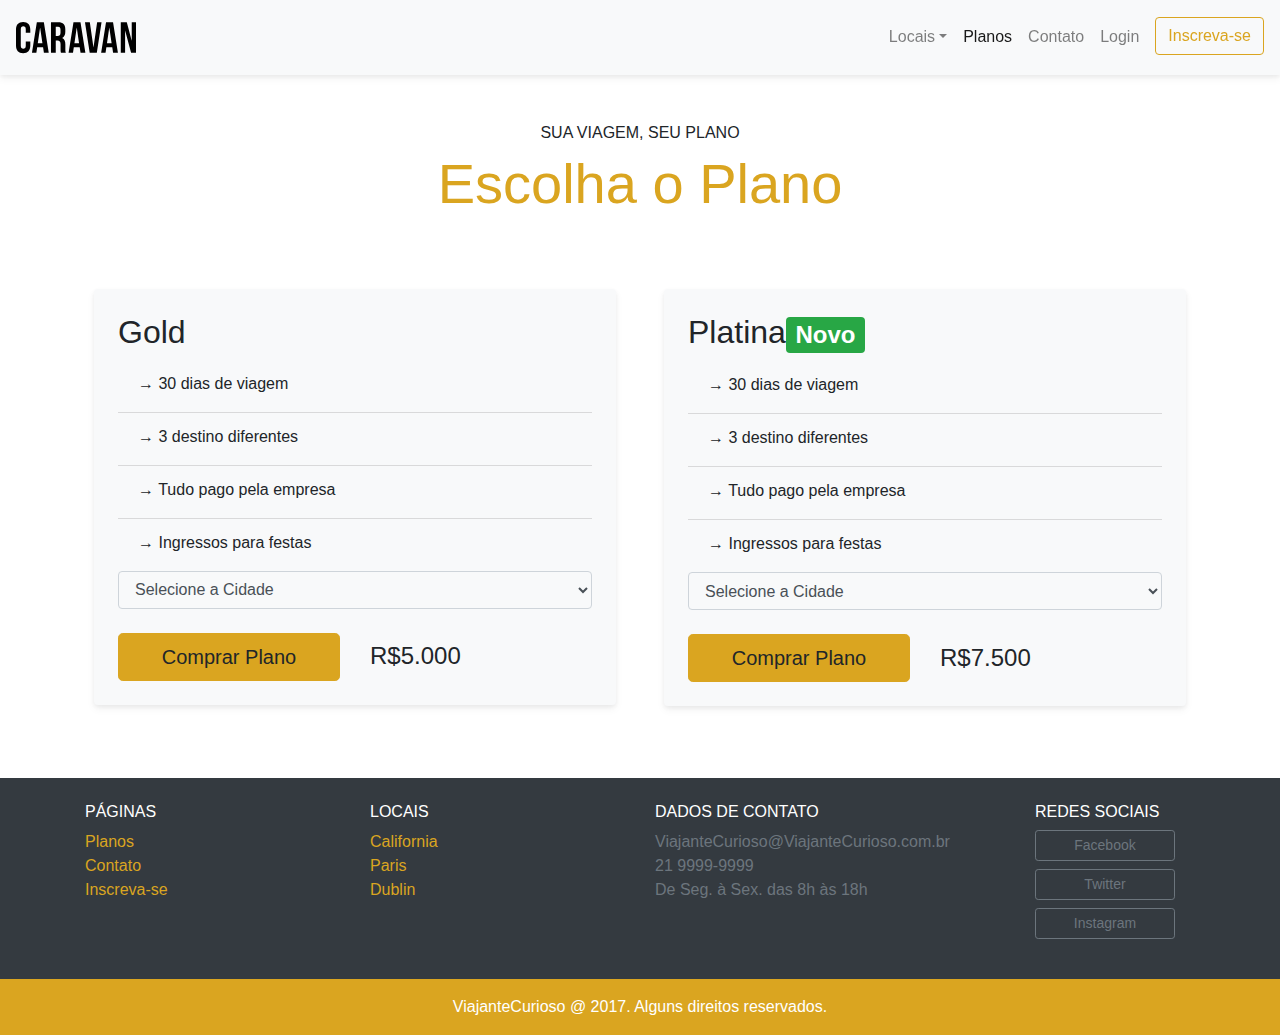
<file: planos.html>
<!DOCTYPE html>
<html lang="en">

<head>
   <meta charset="UTF-8">
   <meta name="viewport" content="width=device-width, initial-scale=1.0">
   <title>ViajanteCurioso - Local</title>
   <link rel="stylesheet" href="/css/bootstrap.css">


   <link rel="stylesheet" href="/css/style.css">
</head>

<body>
   <!-- Modal -->
   <div class="modal" id="modalLogin" tabindex="-1">
      <div class="modal-dialog">
         <div class="modal-content">
            <div class="modal-header">
               <h5 class="modal-title">Entre na sua conta</h5>
               <button type="button" class="close" data-dismiss="modal" aria-label="Close"><span aria-hidden="true">&times;</span></button>
            </div>
            <div class="modal-body">
               <form action="">
                  <div class="form-group">
                     <label for="login">Login</label>
                     <input type="text" class="form-control" name="login" id="login">
                     <small class="form-text text-muted">Nunca passe seus login e senha para terceiros.</small>
                  </div>
                  <div class="form-group">
                     <label for="senha">Senha</label>
                     <input type="password" class="form-control" name="senha" id="senha">
                  </div>
                  <div>
                     <button type="button" class="btn btn-primary">Entrar na conta</button>
                     <small class="form-text text-muted">Esqueceu a senha?<a href="#">Clique aqui</a></small>
                  </div>
               </form>
            </div>

         </div>
      </div>
   </div>
   <!-- fecha Modal -->

   <nav class="navbar fixed-top navbar-expand-md navbar-light bg-light py-3 box-shadow">
      <a href="index.html" class="navbar-brand"><img src="/img/caravan.svg" alt=""></a>
      <button class="navbar-toggler" type="button" data-toggle="collapse" data-target="#navbarSupportedContent" aria-controls="navbarSupportedContent" aria-expanded="false" aria-label="Abrir Navegação">
         <span class="navbar-toggler-icon"></span>
      </button>

      <div class="collapse navbar-collapse" id="navbarSupportedContent">
         <ul class="navbar-nav ml-auto">
            <li class="nav-itemdropdown"><a class="nav-link dropdown-toggle" id="navbarDropdown" role="button" data-toggle="dropdown" aria-haspopup="true" aria-expanded="false" href="#">Locais</a>
               <div class="dropdown-menu" aria-labelledby="navbarDropdown">
                  <a class="dropdown-item" href="local.html">California</a>
                  <a class="dropdown-item" href="local.html">Paris</a>
                  <a class="dropdown-item" href="local.html">Dublin</a>
               </div>
            </li>

            <li class="nav-item"><a class="nav-link active" href="planos.html">Planos</a></li>
            <li class="nav-item"><a class="nav-link" href="contato.html">Contato</a></li>
            <li class="nav-item"><a data-toggle="modal" data-target="#modalLogin" class="nav-link" href="#">Login</a></li>
            <li class="nav-item"><a class="btn btn-outline-primary ml-md-2" href="inscricao.html">Inscreva-se</a></li>
         </ul>
      </div>
   </nav>

   <section class="container">
      <div class="text-center my-5">
         <span class="h6 d-block">SUA VIAGEM, SEU PLANO</span>
         <h1 class="display-4 text-primary">Escolha o Plano</h1>
      </div>
      <div class="row">
         <div class="col-md-6 p-4">
            <div class="bg-light p-4 box-shadow rounded">
               <h2>Gold</h2>
               <ul class="list-unstyled list-group list-group-flush">
                  <li class="list-group-item pb-3 bg-light"><span data-toggle="tooltip" data-placement="left" title="30 dias totais durante a viagem">→ 30 dias de viagem</span></li>
                  <li class="list-group-item pb-3 bg-light">→ 3 destino diferentes</li>
                  <li class="list-group-item pb-3 bg-light">→ Tudo pago pela empresa</li>
                  <li class="list-group-item pb-3 bg-light">→ Ingressos para festas</li>
               </ul>
               <form action="">
                  <div class="form-group">
                     <select class="form-control bg-light" id="cidades">
                        <option value="selecione" selected disabled>Selecione a Cidade</option>
                        <option value="paris">Paris</option>
                        <option value="california">California</option>
                        <option value="dublin">Dublin</option>
                     </select>
                  </div>
                  <div class="row align-items-center mt-4">
                     <div class="col">
                        <a class="btn btn-primary btn-block text-nowrap btn-block btn-lg">Comprar Plano</a>
                     </div>
                     <div class="col">
                        <span class="h4">R$5.000</span>
                     </div>
                  </div>
               </form>

            </div>
         </div>

         <div class="col-md-6 p-4">
            <div class="bg-light p-4 box-shadow rounded">
               <h2 class="text-nowrap">Platina<span class="badge badge-success">Novo</span></h2>
               </h2>
               <ul class="list-unstyled list-group list-group-flush">
                  <li class="list-group-item pb-3 bg-light"><span data-toggle="tooltip" data-placement="left" title="30 dias totais durante a viagem">→ 30 dias de viagem</span></li>
                  <li class="list-group-item pb-3 bg-light">→ 3 destino diferentes</li>
                  <li class="list-group-item pb-3 bg-light">→ Tudo pago pela empresa</li>
                  <li class="list-group-item pb-3 bg-light">→ Ingressos para festas</li>
               </ul>
               <form action="">
                  <div class="form-group">
                     <select class="form-control bg-light" id="cidades">
                        <option value="selecione" selected disabled>Selecione a Cidade</option>
                        <option value="paris">Paris</option>
                        <option value="california">California</option>
                        <option value="dublin">Dublin</option>
                     </select>
                  </div>
                  <div class="row align-items-center mt-4">
                     <div class="col">
                        <a href="inscricao.html" class="btn btn-primary text-nowrap btn-lg btn-block">Comprar Plano</a>
                     </div>
                     <div class="col">
                        <span class="h4">R$7.500</span>
                     </div>
                  </div>
               </form>
            </div>
         </div>
      </div>
   </section>



   <footer class="bg-dark text-white mt-5">
      <div class="container py-4">
         <div class="row">
            <div class="col-md-3 col-6">
               <h4 class="h6">PÁGINAS</h4>
               <ul class="list-unstyled">
                  <li><a href="planos.html">Planos</a></li>
                  <li><a href="contato.html">Contato</a></li>
                  <li><a href="inscricao.html">Inscreva-se</a></li>
               </ul>
            </div>

            <div class="col-md-3 col-6">
               <h4 class="h6">LOCAIS</h4>
               <ul class="list-unstyled">
                  <li><a href="local.html">California</a></li>
                  <li><a href="local.html">Paris</a></li>
                  <li><a href="local.html">Dublin</a></li>
               </ul>
            </div>

            <div class="col-md-4 col-6">
               <h4 class="h6">DADOS DE CONTATO</h4>
               <ul class="list-unstyled text-secondary">
                  <li>ViajanteCurioso@ViajanteCurioso.com.br</li>
                  <li>21 9999-9999</li>
                  <li>De Seg. à Sex. das 8h às 18h</li>
               </ul>
            </div>
            <div class="col-md-2 col-6">
               <h4 class="h6">REDES SOCIAIS</h4>
               <ul class="list-unstyled">
                  <li><a href="#" class="btn btn-outline-secondary btn-sm btn-block mb-2" style="max-width:140px;">Facebook</a></li>
                  <li><a href="#" class="btn btn-outline-secondary btn-sm btn-block mb-2" style="max-width:140px;">Twitter</a></li>
                  <li><a href="#" class="btn btn-outline-secondary btn-sm btn-block" style="max-width:140px;">Instagram</a></li>

               </ul>
            </div>
         </div>
      </div>
      <div class="bg-primary text-center py-3">
         <p class="mb-0">ViajanteCurioso @ 2017. Alguns direitos reservados.</p>
      </div>
   </footer>
   <script src="/js/jquery.slim.min.js"></script>
   <script src="/js/popper.min.js"></script>
   <script src="/js/bootstrap.min.js"></script>
   <script src="/js/app.js"></script>
</body>

</html>
</file>
<file: css/style.css>
.box-shadow {
  box-shadow: 0 2px 4px 0 rgba(0, 0, 0, 0.05), 0 4px 8px 0 rgba(0, 0, 0, 0.05);
}
body {
  padding-top: 75px;
}
#home-quote {
  background: url("/img/bg-quote.jpg") center center;
  background-size: cover;
}

@media (max-width: 767px) {
  #home-quote .display-4 {
    font-size: 2.5rem;
  }
  body {
    padding: 0px;
  }
  .fixed-top {
    position: relative;
  }
}
</file>
